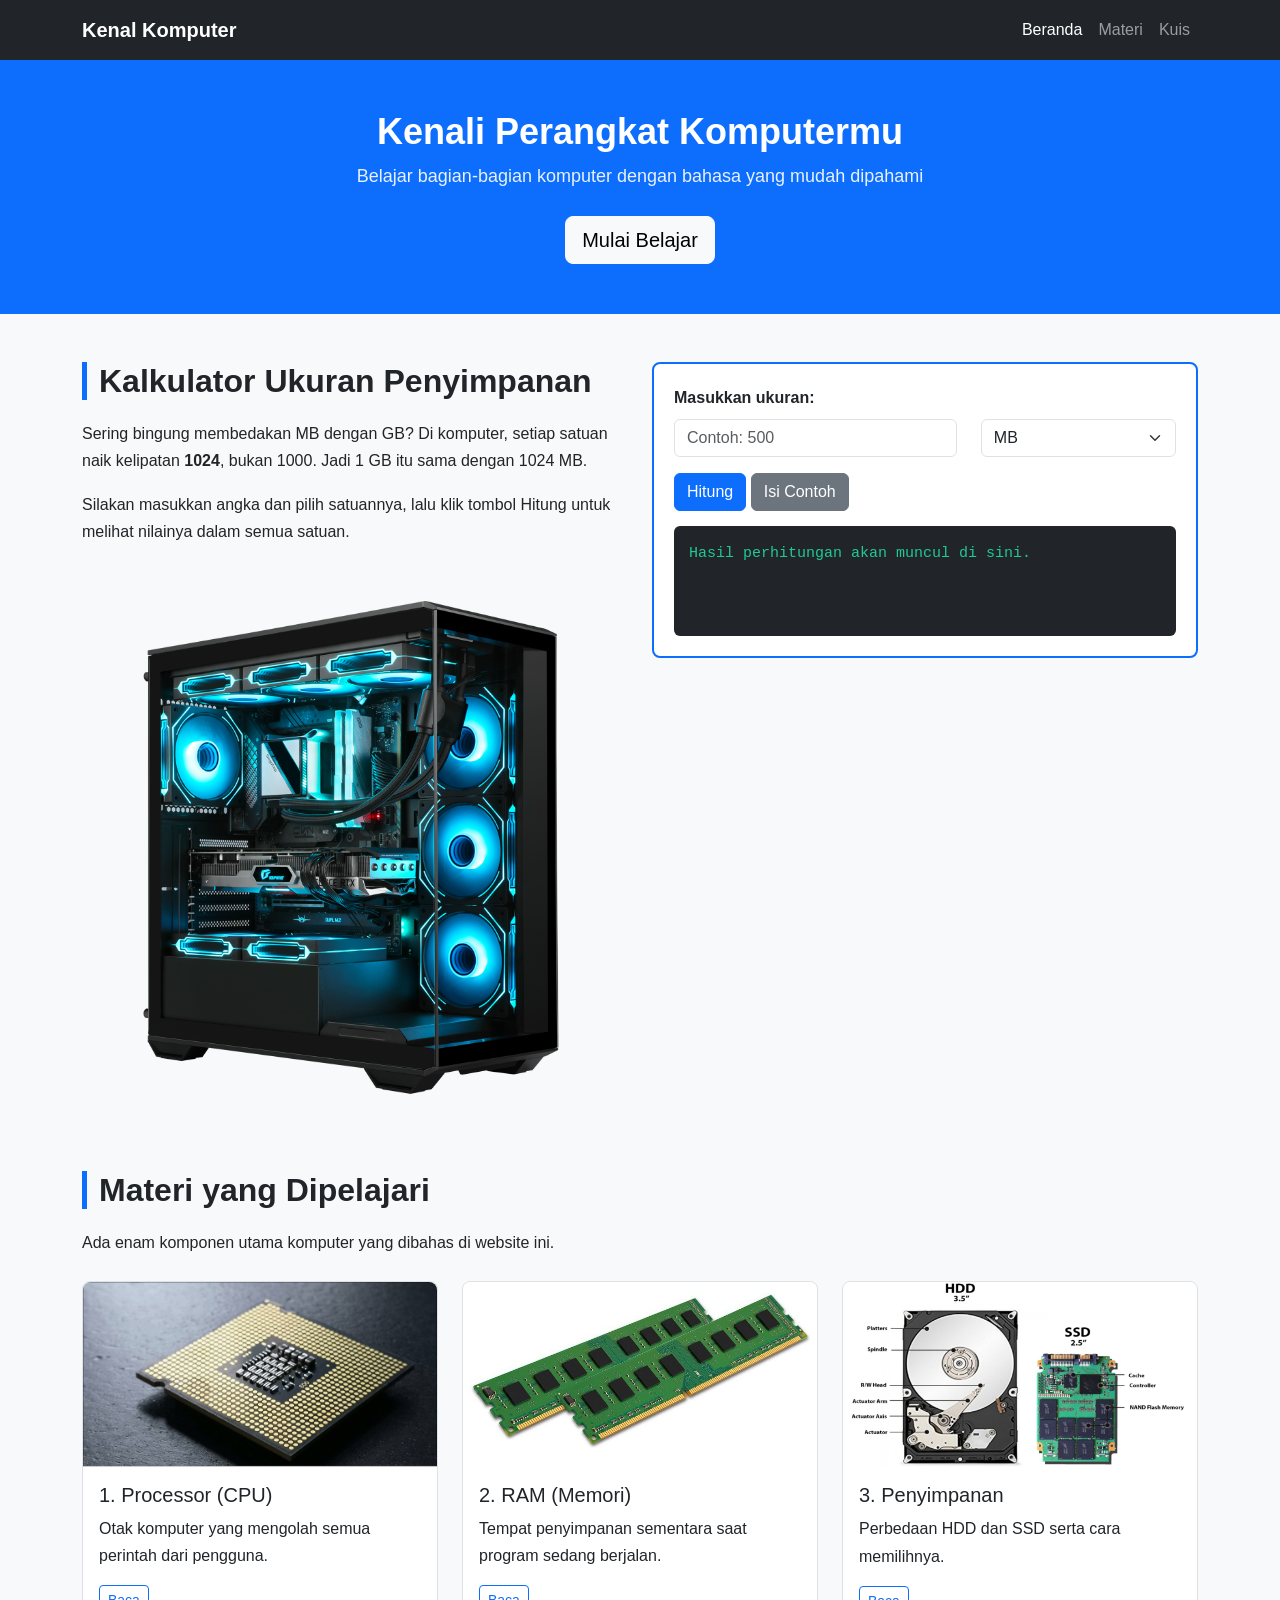
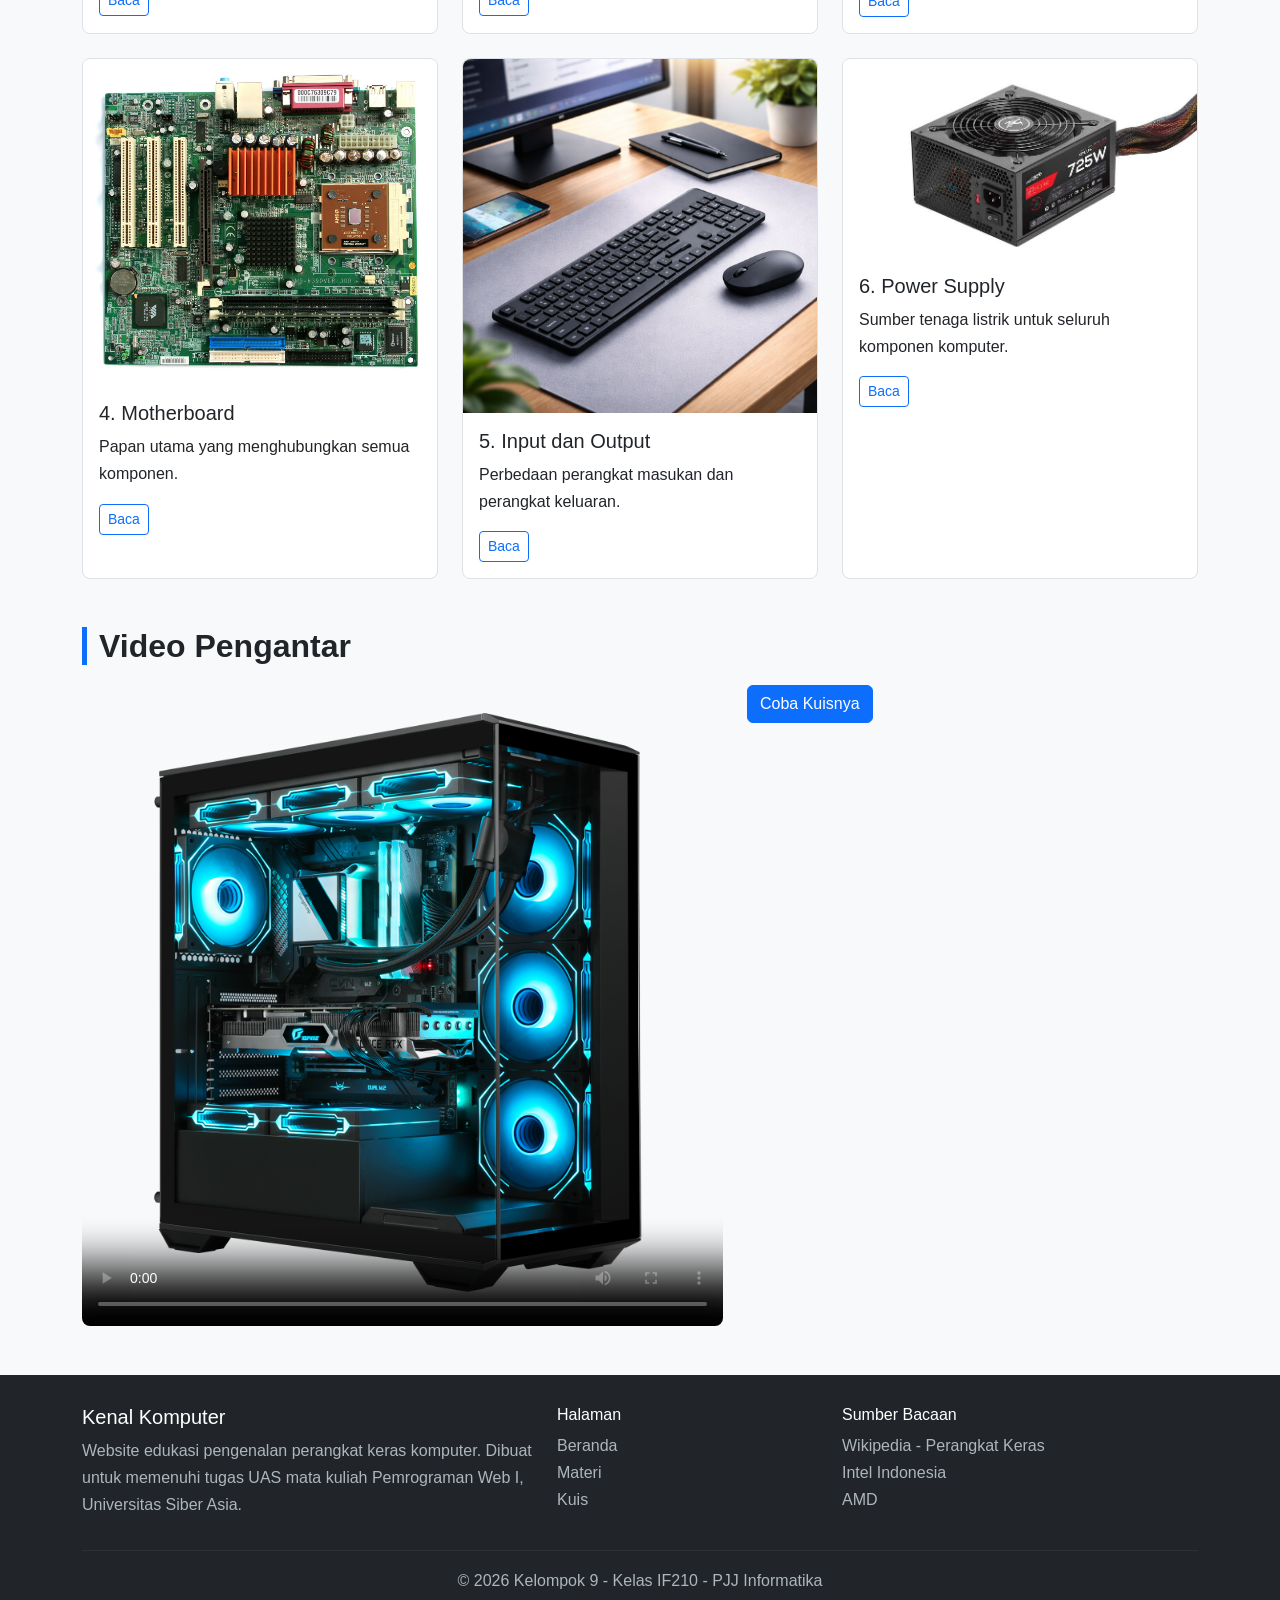
<file: index.html>
<!DOCTYPE html>
<html lang="id">
<head>
  <meta charset="UTF-8">
  <meta name="viewport" content="width=device-width, initial-scale=1">
  <title>Beranda - Kenal Komputer</title>

  <!-- Bootstrap 5 dari CDN -->
  <link href="https://cdn.jsdelivr.net/npm/bootstrap@5.3.3/dist/css/bootstrap.min.css" rel="stylesheet">

  <!-- CSS buatan sendiri -->
  <link rel="stylesheet" href="css/style.css">
</head>
<body onload="tulisTahun()">

<!-- ===== MENU NAVIGASI ===== -->
<nav class="navbar navbar-expand-lg navbar-dark bg-dark">
  <div class="container">
    <a class="navbar-brand" href="index.html"><b>Kenal Komputer</b></a>
    <button class="navbar-toggler" type="button" data-bs-toggle="collapse" data-bs-target="#menu">
      <span class="navbar-toggler-icon"></span>
    </button>
    <div class="collapse navbar-collapse" id="menu">
      <ul class="navbar-nav ms-auto">
        <li class="nav-item"><a class="nav-link active" href="index.html">Beranda</a></li>
        <li class="nav-item"><a class="nav-link" href="materi.html">Materi</a></li>
        <li class="nav-item"><a class="nav-link" href="kuis.html">Kuis</a></li>
      </ul>
    </div>
  </div>
</nav>

<!-- ===== BANNER ===== -->
<div class="banner">
  <div class="container">
    <h1>Kenali Perangkat Komputermu</h1>
    <p>Belajar bagian-bagian komputer dengan bahasa yang mudah dipahami</p>
    <a href="materi.html" class="btn btn-light btn-lg mt-2">Mulai Belajar</a>
  </div>
</div>

<!-- ===== KALKULATOR UKURAN ===== -->
<div class="container mt-5">
  <div class="row">
    <div class="col-md-6">
      <h2 class="judul-bagian">Kalkulator Ukuran Penyimpanan</h2>
      <p>Sering bingung membedakan MB dengan GB? Di komputer, setiap satuan naik
      kelipatan <b>1024</b>, bukan 1000. Jadi 1 GB itu sama dengan 1024 MB.</p>
      <p>Silakan masukkan angka dan pilih satuannya, lalu klik tombol Hitung untuk
      melihat nilainya dalam semua satuan.</p>
      <img src="gambar/banner.jpg" alt="Gambar komputer" class="img-fluid rounded mt-3">
    </div>

    <div class="col-md-6">
      <div class="kotak-kalkulator">
        <label for="input-angka"><b>Masukkan ukuran:</b></label>
        <div class="row mt-2">
          <div class="col-7">
            <input type="number" class="form-control" id="input-angka" placeholder="Contoh: 500">
          </div>
          <div class="col-5">
            <select class="form-select" id="input-satuan">
              <option value="byte">Byte</option>
              <option value="kb">KB</option>
              <option value="mb" selected>MB</option>
              <option value="gb">GB</option>
              <option value="tb">TB</option>
            </select>
          </div>
        </div>

        <button class="btn btn-primary mt-3" onclick="hitungUkuran()">Hitung</button>
        <button class="btn btn-secondary mt-3" onclick="isiContoh()">Isi Contoh</button>

        <div class="kotak-hasil" id="kotak-hasil">
          Hasil perhitungan akan muncul di sini.
        </div>
      </div>
    </div>
  </div>
</div>

<!-- ===== DAFTAR MATERI ===== -->
<div class="container mt-5">
  <h2 class="judul-bagian">Materi yang Dipelajari</h2>
  <p>Ada enam komponen utama komputer yang dibahas di website ini.</p>

  <div class="row mt-4">
    <div class="col-md-4 mb-4">
      <div class="kartu">
        <img src="gambar/CPU.jpg" alt="Gambar processor">
        <div class="p-3">
          <h5>1. Processor (CPU)</h5>
          <p>Otak komputer yang mengolah semua perintah dari pengguna.</p>
          <a href="materi.html#m1" class="btn btn-outline-primary btn-sm">Baca</a>
        </div>
      </div>
    </div>

    <div class="col-md-4 mb-4">
      <div class="kartu">
        <img src="gambar/ram.jpg" alt="Gambar RAM">
        <div class="p-3">
          <h5>2. RAM (Memori)</h5>
          <p>Tempat penyimpanan sementara saat program sedang berjalan.</p>
          <a href="materi.html#m2" class="btn btn-outline-primary btn-sm">Baca</a>
        </div>
      </div>
    </div>

    <div class="col-md-4 mb-4">
      <div class="kartu">
        <img src="gambar/penyimpanan.jpg" alt="Gambar HDD dan SSD">
        <div class="p-3">
          <h5>3. Penyimpanan</h5>
          <p>Perbedaan HDD dan SSD serta cara memilihnya.</p>
          <a href="materi.html#m3" class="btn btn-outline-primary btn-sm">Baca</a>
        </div>
      </div>
    </div>

    <div class="col-md-4 mb-4">
      <div class="kartu">
        <img src="gambar/motherboard.jpg" alt="Gambar motherboard">
        <div class="p-3">
          <h5>4. Motherboard</h5>
          <p>Papan utama yang menghubungkan semua komponen.</p>
          <a href="materi.html#m4" class="btn btn-outline-primary btn-sm">Baca</a>
        </div>
      </div>
    </div>

    <div class="col-md-4 mb-4">
      <div class="kartu">
        <img src="gambar/io.jpg" alt="Gambar monitor dan keyboard">
        <div class="p-3">
          <h5>5. Input dan Output</h5>
          <p>Perbedaan perangkat masukan dan perangkat keluaran.</p>
          <a href="materi.html#m5" class="btn btn-outline-primary btn-sm">Baca</a>
        </div>
      </div>
    </div>

    <div class="col-md-4 mb-4">
      <div class="kartu">
        <img src="gambar/psu.jpg" alt="Gambar power supply">
        <div class="p-3">
          <h5>6. Power Supply</h5>
          <p>Sumber tenaga listrik untuk seluruh komponen komputer.</p>
          <a href="materi.html#m6" class="btn btn-outline-primary btn-sm">Baca</a>
        </div>
      </div>
    </div>
  </div>
</div>

<!-- ===== VIDEO ===== -->
<div class="container mt-4">
  <h2 class="judul-bagian">Video Pengantar</h2>
  <div class="row">
    <div class="col-md-7">
      <video controls poster="gambar/banner.jpg">
        <source src="media/pengantar.mp4" type="video/mp4">
        Browser kamu tidak mendukung video.
      </video>
    </div>
    <div class="col-md-5">  
      <a href="kuis.html" class="btn btn-primary">Coba Kuisnya</a>
    </div>
  </div>
</div>


<!-- ===== FOOTER ===== -->
<footer>
  <div class="container">
    <div class="row">
      <div class="col-md-5">
        <h5 class="text-white">Kenal Komputer</h5>
        <p>Website edukasi pengenalan perangkat keras komputer. Dibuat untuk memenuhi
        tugas UAS mata kuliah Pemrograman Web I, Universitas Siber Asia.</p>
      </div>
      <div class="col-md-3">
        <h6 class="text-white">Halaman</h6>
        <ul class="list-unstyled">
          <li><a href="index.html">Beranda</a></li>
          <li><a href="materi.html">Materi</a></li>
          <li><a href="kuis.html">Kuis</a></li>
        </ul>
      </div>
      <div class="col-md-4">
        <h6 class="text-white">Sumber Bacaan</h6>
        <ul class="list-unstyled">
          <li><a href="https://id.wikipedia.org/wiki/Perangkat_keras" target="_blank">Wikipedia - Perangkat Keras</a></li>
          <li><a href="https://www.intel.co.id" target="_blank">Intel Indonesia</a></li>
          <li><a href="https://www.amd.com" target="_blank">AMD</a></li>
        </ul>
      </div>
    </div>
    <hr style="border-color:#495057">
    <p class="text-center mb-0">&copy; <span id="tahun"></span> Kelompok 9 - Kelas IF210 - PJJ Informatika</p>
  </div>
</footer>

<script src="https://cdn.jsdelivr.net/npm/bootstrap@5.3.3/dist/js/bootstrap.bundle.min.js"></script>
<script src="js/script.js"></script>
</body>
</html>
</file>
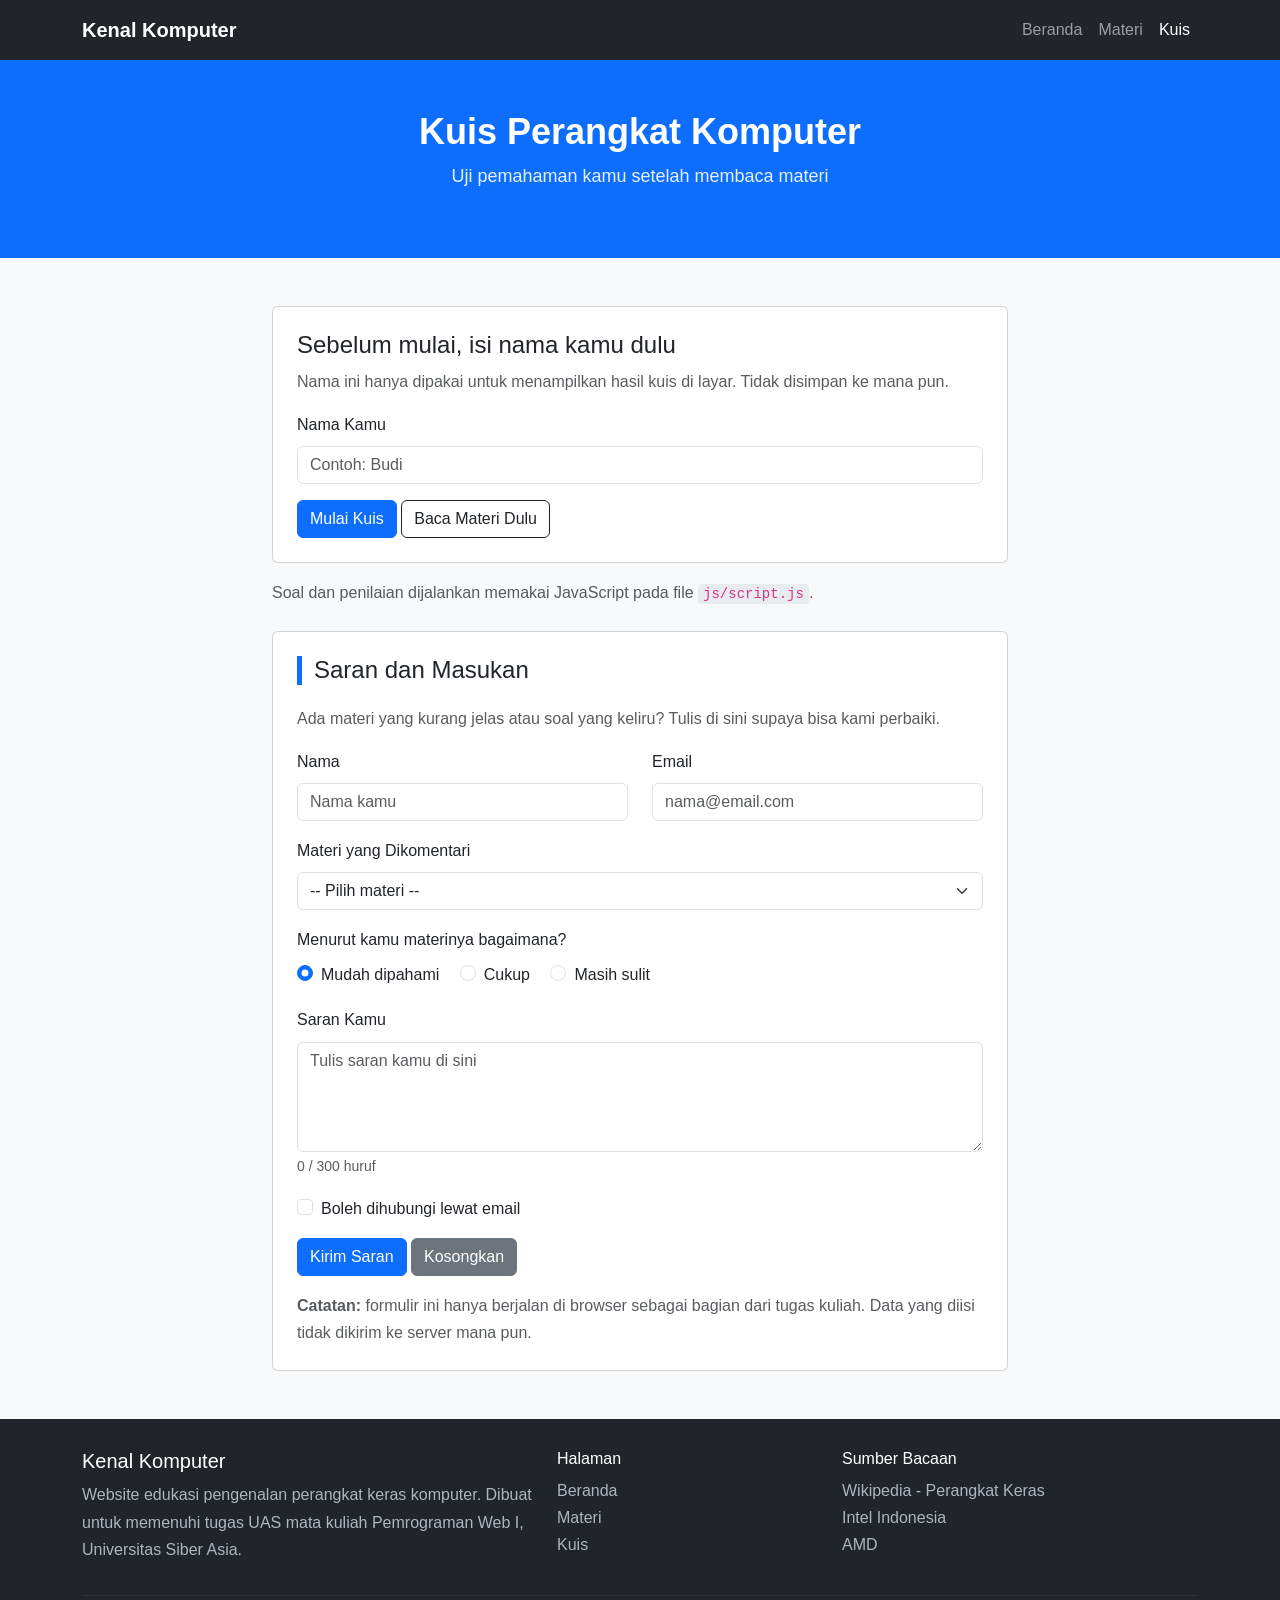
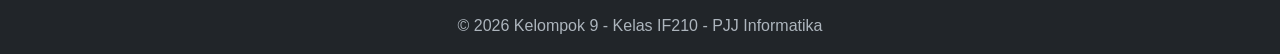
<file: kuis.html>
<!DOCTYPE html>
<html lang="id">
<head>
  <meta charset="UTF-8">
  <meta name="viewport" content="width=device-width, initial-scale=1">
  <title>Kuis - Kenal Komputer</title>

  <!-- Bootstrap 5 dari CDN -->
  <link href="https://cdn.jsdelivr.net/npm/bootstrap@5.3.3/dist/css/bootstrap.min.css" rel="stylesheet">

  <!-- CSS buatan sendiri -->
  <link rel="stylesheet" href="css/style.css">
</head>
<body onload="tulisTahun()">

<!-- ===== MENU NAVIGASI ===== -->
<nav class="navbar navbar-expand-lg navbar-dark bg-dark">
  <div class="container">
    <a class="navbar-brand" href="index.html"><b>Kenal Komputer</b></a>
    <button class="navbar-toggler" type="button" data-bs-toggle="collapse" data-bs-target="#menu">
      <span class="navbar-toggler-icon"></span>
    </button>
    <div class="collapse navbar-collapse" id="menu">
      <ul class="navbar-nav ms-auto">
        <li class="nav-item"><a class="nav-link" href="index.html">Beranda</a></li>
        <li class="nav-item"><a class="nav-link" href="materi.html">Materi</a></li>
        <li class="nav-item"><a class="nav-link active" href="kuis.html">Kuis</a></li>
      </ul>
    </div>
  </div>
</nav>

<div class="banner">
  <div class="container">
    <h1>Kuis Perangkat Komputer</h1>
    <p>Uji pemahaman kamu setelah membaca materi</p>
  </div>
</div>

<div class="container mt-5 mb-5">
  <div class="row justify-content-center">
    <div class="col-md-8">

      <!-- ===== ISI NAMA DULU (FORM) ===== -->
      <div id="bagian-mulai" class="card p-4">
        <h4>Sebelum mulai, isi nama kamu dulu</h4>
        <p class="text-muted">Nama ini hanya dipakai untuk menampilkan hasil kuis di layar.
        Tidak disimpan ke mana pun.</p>

        <div id="pesan-nama"></div>

        <form onsubmit="return mulaiKuis()">
          <div class="mb-3">
            <label for="nama" class="form-label">Nama Kamu</label>
            <input type="text" class="form-control" id="nama" placeholder="Contoh: Budi">
          </div>
          <button type="submit" class="btn btn-primary">Mulai Kuis</button>
          <a href="materi.html" class="btn btn-outline-dark">Baca Materi Dulu</a>
        </form>
      </div>

      <!-- ===== BAGIAN SOAL ===== -->
      <div id="bagian-soal" class="card p-4" style="display:none">
        <p class="text-muted" id="nomor-soal">Soal 1 dari 5</p>
        <h4 id="teks-soal">Memuat soal...</h4>
        <div id="kotak-pilihan" class="mt-3"></div>
        <div class="alert alert-info mt-3" id="kotak-alasan" style="display:none"></div>
        <button class="btn btn-primary mt-2" id="tombol-lanjut" onclick="lanjut()" style="display:none">
          Soal Berikutnya
        </button>
      </div>

      <!-- ===== BAGIAN HASIL ===== -->
      <div id="bagian-hasil" class="card p-4 text-center" style="display:none">
        <p class="text-muted">Hasil Akhir untuk <b id="nama-peserta"></b></p>
        <h1 class="display-3" id="nilai-akhir">0 / 5</h1>
        <p id="pesan-hasil"></p>
        <div>
          <button class="btn btn-primary" onclick="ulangKuis()">Coba Lagi</button>
          <a href="materi.html" class="btn btn-outline-dark">Baca Materi</a>
        </div>
      </div>

      <p class="text-muted mt-3">
        Soal dan penilaian dijalankan memakai JavaScript pada file
        <code>js/script.js</code>.
      </p>

      <!-- ===== FORM SARAN ===== -->
      <div class="card p-4 mt-4">
        <h4 class="judul-bagian">Saran dan Masukan</h4>
        <p class="text-muted">Ada materi yang kurang jelas atau soal yang keliru?
        Tulis di sini supaya bisa kami perbaiki.</p>

        <div id="hasil-saran"></div>

        <form id="form-saran" onsubmit="return kirimSaran()">
          <div class="row">
            <div class="col-md-6 mb-3">
              <label for="pengirim" class="form-label">Nama</label>
              <input type="text" class="form-control" id="pengirim" placeholder="Nama kamu">
            </div>
            <div class="col-md-6 mb-3">
              <label for="email" class="form-label">Email</label>
              <input type="email" class="form-control" id="email" placeholder="nama@email.com">
            </div>
          </div>

          <div class="mb-3">
            <label for="bagian-materi" class="form-label">Materi yang Dikomentari</label>
            <select class="form-select" id="bagian-materi">
              <option value="">-- Pilih materi --</option>
              <option value="cpu">Processor (CPU)</option>
              <option value="ram">RAM (Memori)</option>
              <option value="simpan">Media Penyimpanan</option>
              <option value="mobo">Motherboard</option>
              <option value="io">Input dan Output</option>
              <option value="psu">Power Supply</option>
              <option value="kuis">Soal Kuis</option>
            </select>
          </div>

          <div class="mb-3">
            <label class="form-label">Menurut kamu materinya bagaimana?</label><br>
            <div class="form-check form-check-inline">
              <input class="form-check-input" type="radio" name="nilai" id="n1" checked>
              <label class="form-check-label" for="n1">Mudah dipahami</label>
            </div>
            <div class="form-check form-check-inline">
              <input class="form-check-input" type="radio" name="nilai" id="n2">
              <label class="form-check-label" for="n2">Cukup</label>
            </div>
            <div class="form-check form-check-inline">
              <input class="form-check-input" type="radio" name="nilai" id="n3">
              <label class="form-check-label" for="n3">Masih sulit</label>
            </div>
          </div>

          <div class="mb-3">
            <label for="saran" class="form-label">Saran Kamu</label>
            <textarea class="form-control" id="saran" rows="4" maxlength="300"
                      onkeyup="hitungHuruf()" placeholder="Tulis saran kamu di sini"></textarea>
            <small class="text-muted" id="jumlah-huruf">0 / 300 huruf</small>
          </div>

          <div class="mb-3 form-check">
            <input type="checkbox" class="form-check-input" id="setuju">
            <label class="form-check-label" for="setuju">Boleh dihubungi lewat email</label>
          </div>

          <button type="submit" class="btn btn-primary">Kirim Saran</button>
          <button type="reset" class="btn btn-secondary">Kosongkan</button>
        </form>

        <p class="text-muted mt-3 mb-0"><b>Catatan:</b> formulir ini hanya berjalan di
        browser sebagai bagian dari tugas kuliah. Data yang diisi tidak dikirim ke
        server mana pun.</p>
      </div>

    </div>
  </div>
</div>


<!-- ===== FOOTER ===== -->
<footer>
  <div class="container">
    <div class="row">
      <div class="col-md-5">
        <h5 class="text-white">Kenal Komputer</h5>
        <p>Website edukasi pengenalan perangkat keras komputer. Dibuat untuk memenuhi
        tugas UAS mata kuliah Pemrograman Web I, Universitas Siber Asia.</p>
      </div>
      <div class="col-md-3">
        <h6 class="text-white">Halaman</h6>
        <ul class="list-unstyled">
          <li><a href="index.html">Beranda</a></li>
          <li><a href="materi.html">Materi</a></li>
          <li><a href="kuis.html">Kuis</a></li>
        </ul>
      </div>
      <div class="col-md-4">
        <h6 class="text-white">Sumber Bacaan</h6>
        <ul class="list-unstyled">
          <li><a href="https://id.wikipedia.org/wiki/Perangkat_keras" target="_blank">Wikipedia - Perangkat Keras</a></li>
          <li><a href="https://www.intel.co.id" target="_blank">Intel Indonesia</a></li>
          <li><a href="https://www.amd.com" target="_blank">AMD</a></li>
        </ul>
      </div>
    </div>
    <hr style="border-color:#495057">
    <p class="text-center mb-0">&copy; <span id="tahun"></span> Kelompok 9 - Kelas IF210 - PJJ Informatika</p>
  </div>
</footer>

<script src="https://cdn.jsdelivr.net/npm/bootstrap@5.3.3/dist/js/bootstrap.bundle.min.js"></script>
<script src="js/script.js"></script>
</body>
</html>
</file>
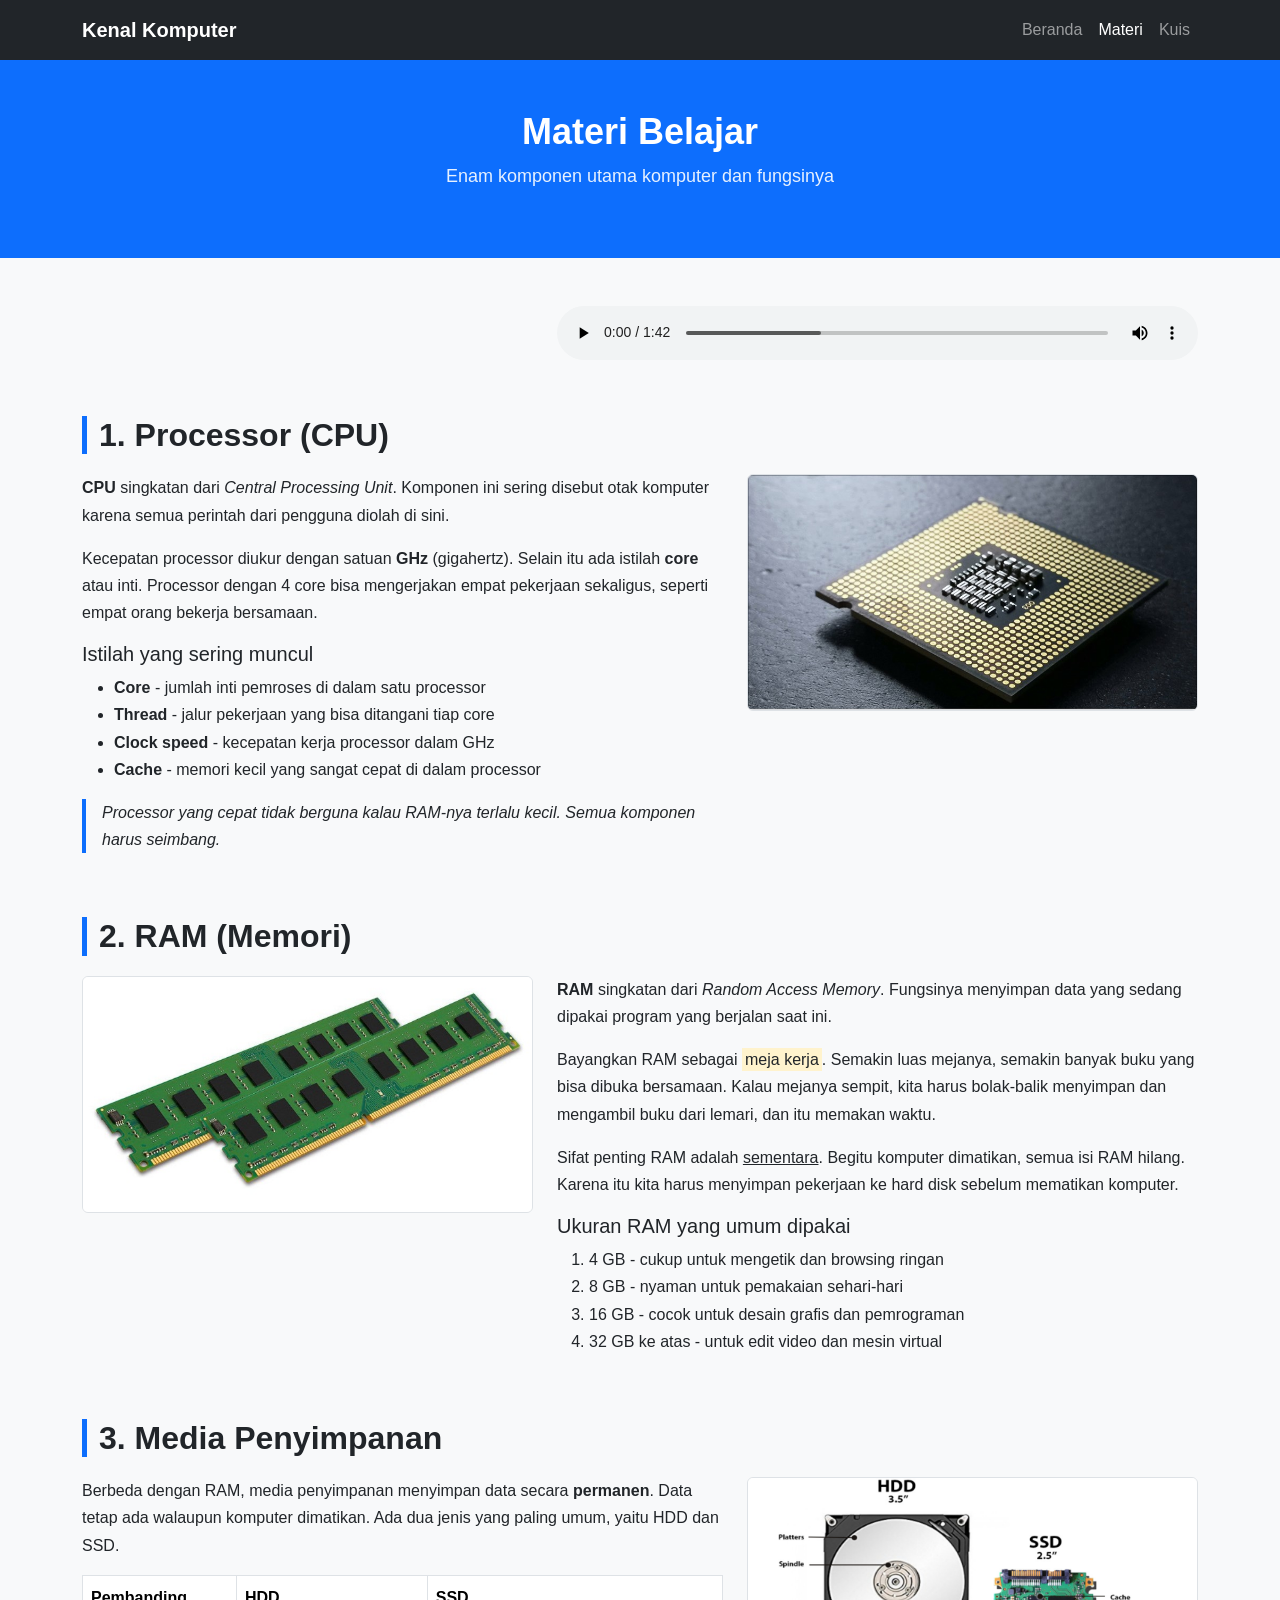
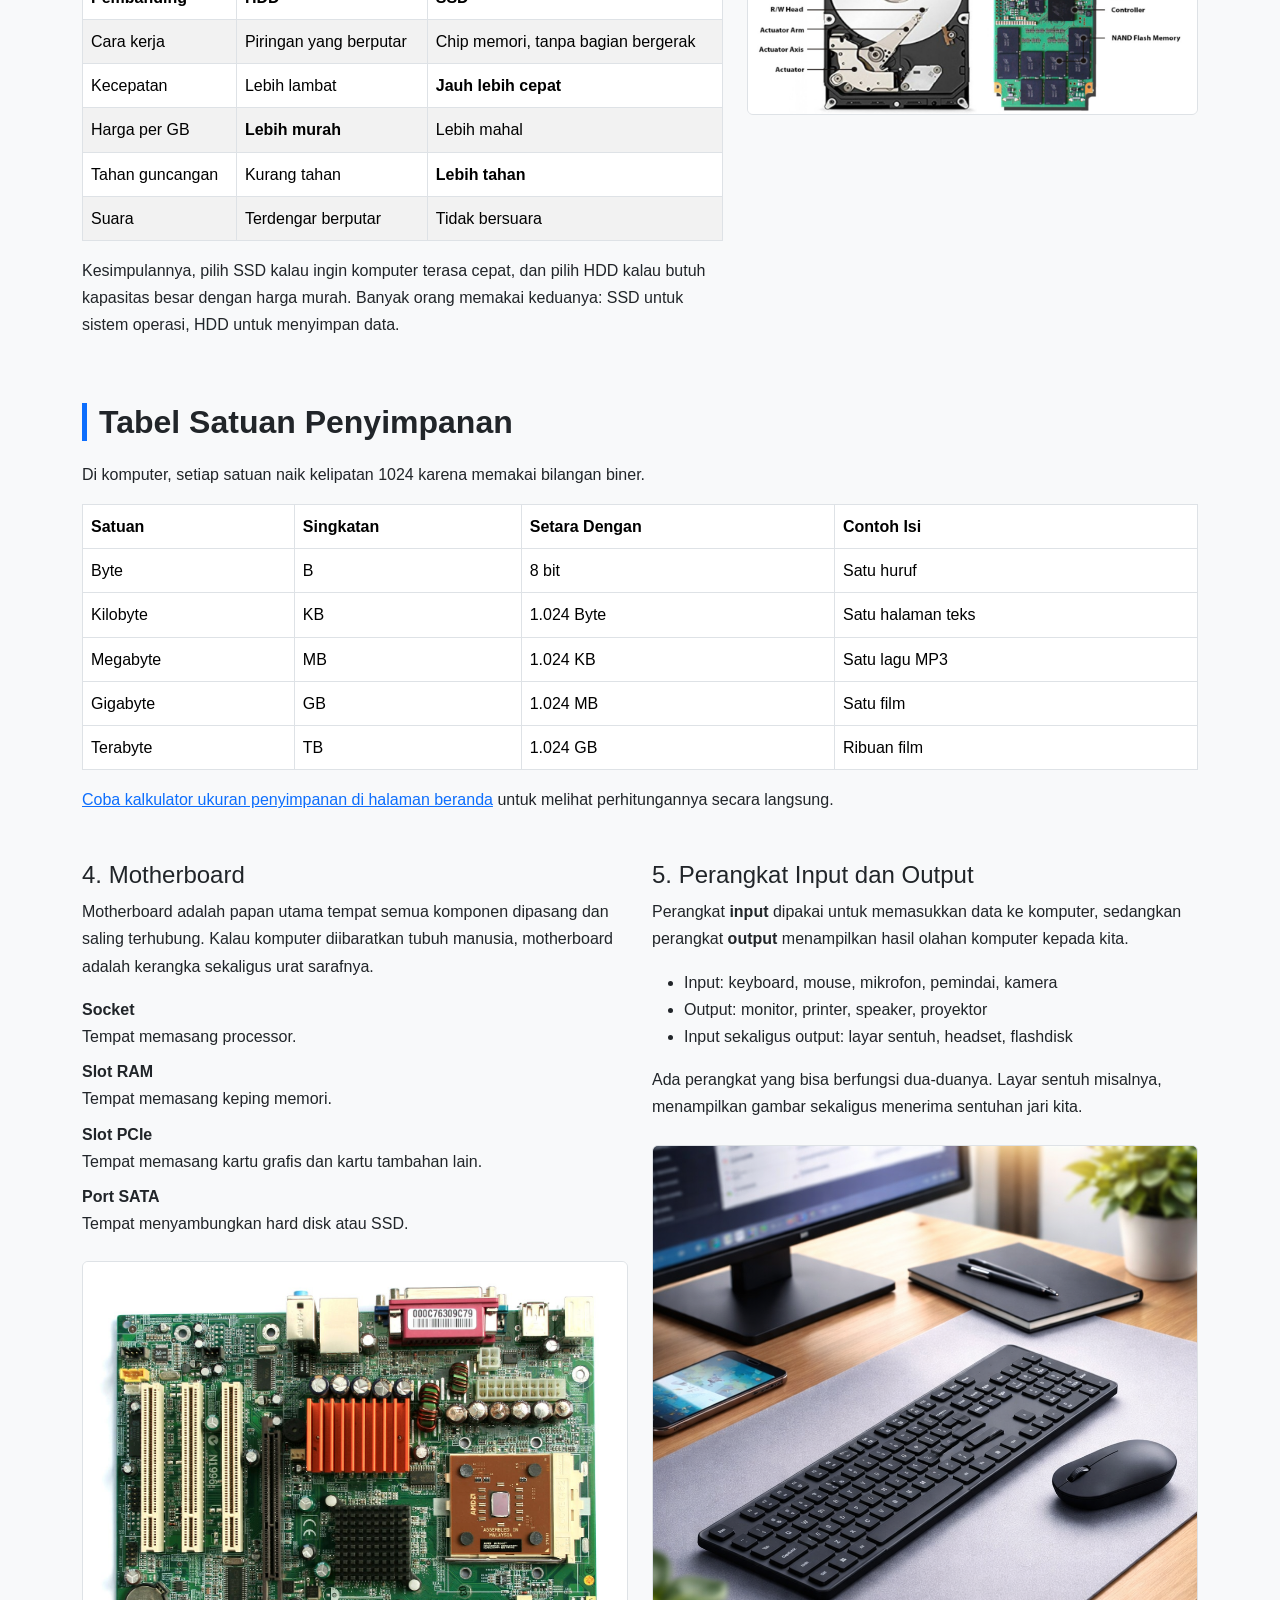
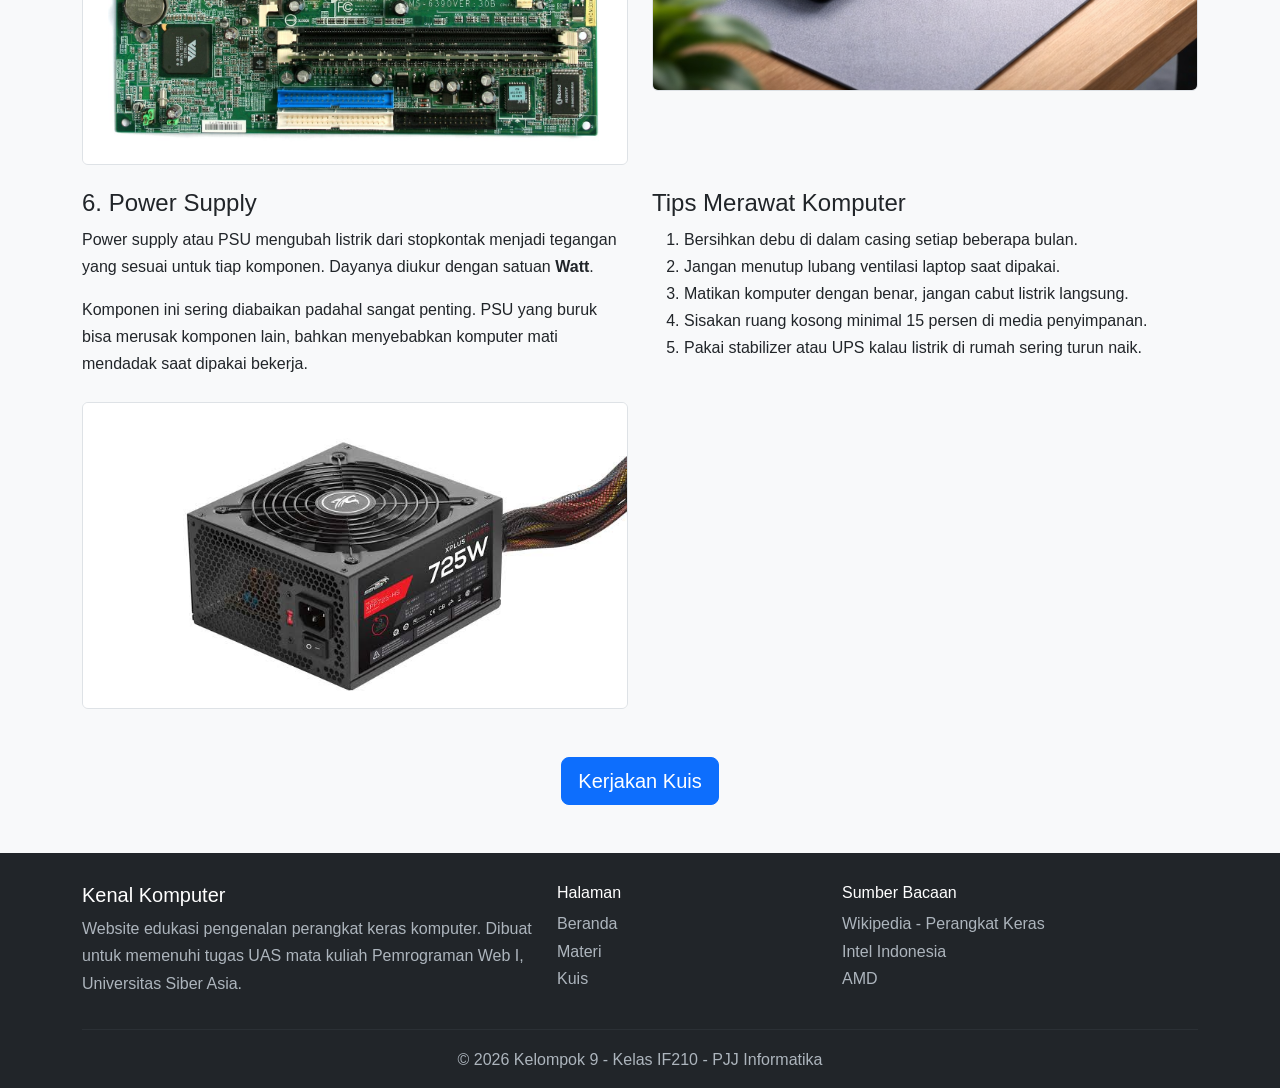
<file: materi.html>
<!DOCTYPE html>
<html lang="id">
<head>
  <meta charset="UTF-8">
  <meta name="viewport" content="width=device-width, initial-scale=1">
  <title>Materi - Kenal Komputer</title>

  <!-- Bootstrap 5 dari CDN -->
  <link href="https://cdn.jsdelivr.net/npm/bootstrap@5.3.3/dist/css/bootstrap.min.css" rel="stylesheet">

  <!-- CSS buatan sendiri -->
  <link rel="stylesheet" href="css/style.css">
</head>
<body onload="tulisTahun()">

<!-- ===== MENU NAVIGASI ===== -->
<nav class="navbar navbar-expand-lg navbar-dark bg-dark">
  <div class="container">
    <a class="navbar-brand" href="index.html"><b>Kenal Komputer</b></a>
    <button class="navbar-toggler" type="button" data-bs-toggle="collapse" data-bs-target="#menu">
      <span class="navbar-toggler-icon"></span>
    </button>
    <div class="collapse navbar-collapse" id="menu">
      <ul class="navbar-nav ms-auto">
        <li class="nav-item"><a class="nav-link" href="index.html">Beranda</a></li>
        <li class="nav-item"><a class="nav-link active" href="materi.html">Materi</a></li>
        <li class="nav-item"><a class="nav-link" href="kuis.html">Kuis</a></li>
      </ul>
    </div>
  </div>
</nav>

<div class="banner">
  <div class="container">
    <h1>Materi Belajar</h1>
    <p>Enam komponen utama komputer dan fungsinya</p>
  </div>
</div>

<!-- ===== AUDIO ===== -->
<div class="container mt-5">
  <div class="row">
    <div class="col-md-5">
    </div>
    <div class="col-md-7">
      <audio controls>
        <source src="media/nada-pembuka.mp3" type="audio/mpeg">
      </audio>
    </div>
  </div>
</div>

<!-- ===== MATERI 1 ===== -->
<div class="container mt-5" id="m1">
  <h2 class="judul-bagian">1. Processor (CPU)</h2>
  <div class="row">
    <div class="col-md-7">
      <p><b>CPU</b> singkatan dari <i>Central Processing Unit</i>. Komponen ini sering
      disebut otak komputer karena semua perintah dari pengguna diolah di sini.</p>

      <p>Kecepatan processor diukur dengan satuan <b>GHz</b> (gigahertz). Selain itu ada
      istilah <b>core</b> atau inti. Processor dengan 4 core bisa mengerjakan
      empat pekerjaan sekaligus, seperti empat orang bekerja bersamaan.</p>

      <h5>Istilah yang sering muncul</h5>
      <ul>
        <li><b>Core</b> - jumlah inti pemroses di dalam satu processor</li>
        <li><b>Thread</b> - jalur pekerjaan yang bisa ditangani tiap core</li>
        <li><b>Clock speed</b> - kecepatan kerja processor dalam GHz</li>
        <li><b>Cache</b> - memori kecil yang sangat cepat di dalam processor</li>
      </ul>

      <blockquote class="blockquote border-start border-4 border-primary ps-3">
        <p class="mb-0 fs-6 fst-italic">Processor yang cepat tidak berguna kalau
        RAM-nya terlalu kecil. Semua komponen harus seimbang.</p>
      </blockquote>
    </div>
    <div class="col-md-5">
      <img src="gambar/CPU.jpg" alt="Gambar processor" class="img-fluid rounded border">
    </div>
  </div>
</div>

<!-- ===== MATERI 2 ===== -->
<div class="container mt-5" id="m2">
  <h2 class="judul-bagian">2. RAM (Memori)</h2>
  <div class="row">
    <div class="col-md-5">
      <img src="gambar/ram.jpg" alt="Gambar RAM" class="img-fluid rounded border">
    </div>
    <div class="col-md-7">
      <p><b>RAM</b> singkatan dari <i>Random Access Memory</i>. Fungsinya menyimpan data
      yang sedang dipakai program yang berjalan saat ini.</p>

      <p>Bayangkan RAM sebagai <mark>meja kerja</mark>. Semakin luas mejanya, semakin
      banyak buku yang bisa dibuka bersamaan. Kalau mejanya sempit, kita harus
      bolak-balik menyimpan dan mengambil buku dari lemari, dan itu memakan waktu.</p>

      <p>Sifat penting RAM adalah <u>sementara</u>. Begitu komputer dimatikan, semua isi
      RAM hilang. Karena itu kita harus menyimpan pekerjaan ke hard disk sebelum
      mematikan komputer.</p>

      <h5>Ukuran RAM yang umum dipakai</h5>
      <ol>
        <li>4 GB - cukup untuk mengetik dan browsing ringan</li>
        <li>8 GB - nyaman untuk pemakaian sehari-hari</li>
        <li>16 GB - cocok untuk desain grafis dan pemrograman</li>
        <li>32 GB ke atas - untuk edit video dan mesin virtual</li>
      </ol>
    </div>
  </div>
</div>

<!-- ===== MATERI 3 ===== -->
<div class="container mt-5" id="m3">
  <h2 class="judul-bagian">3. Media Penyimpanan</h2>
  <div class="row">
    <div class="col-md-7">
      <p>Berbeda dengan RAM, media penyimpanan menyimpan data secara <b>permanen</b>.
      Data tetap ada walaupun komputer dimatikan. Ada dua jenis yang paling umum,
      yaitu HDD dan SSD.</p>

      <div class="table-responsive mt-3">
        <table class="table table-bordered table-striped">
          <thead>
            <tr>
              <th>Pembanding</th>
              <th>HDD</th>
              <th>SSD</th>
            </tr>
          </thead>
          <tbody>
            <tr><td>Cara kerja</td><td>Piringan yang berputar</td><td>Chip memori, tanpa bagian bergerak</td></tr>
            <tr><td>Kecepatan</td><td>Lebih lambat</td><td><b>Jauh lebih cepat</b></td></tr>
            <tr><td>Harga per GB</td><td><b>Lebih murah</b></td><td>Lebih mahal</td></tr>
            <tr><td>Tahan guncangan</td><td>Kurang tahan</td><td><b>Lebih tahan</b></td></tr>
            <tr><td>Suara</td><td>Terdengar berputar</td><td>Tidak bersuara</td></tr>
          </tbody>
        </table>
      </div>

      <p>Kesimpulannya, pilih SSD kalau ingin komputer terasa cepat, dan pilih HDD
      kalau butuh kapasitas besar dengan harga murah. Banyak orang memakai keduanya:
      SSD untuk sistem operasi, HDD untuk menyimpan data.</p>
    </div>
    <div class="col-md-5">
      <img src="gambar/penyimpanan.jpg" alt="Gambar HDD dan SSD" class="img-fluid rounded border">
    </div>
  </div>
</div>

<!-- ===== TABEL SATUAN ===== -->
<div class="container mt-5">
  <h2 class="judul-bagian">Tabel Satuan Penyimpanan</h2>
  <p>Di komputer, setiap satuan naik kelipatan 1024 karena memakai bilangan biner.</p>
  <div class="table-responsive">
    <table class="table table-bordered">
      <thead>
        <tr>
          <th>Satuan</th>
          <th>Singkatan</th>
          <th>Setara Dengan</th>
          <th>Contoh Isi</th>
        </tr>
      </thead>
      <tbody>
        <tr><td>Byte</td><td>B</td><td>8 bit</td><td>Satu huruf</td></tr>
        <tr><td>Kilobyte</td><td>KB</td><td>1.024 Byte</td><td>Satu halaman teks</td></tr>
        <tr><td>Megabyte</td><td>MB</td><td>1.024 KB</td><td>Satu lagu MP3</td></tr>
        <tr><td>Gigabyte</td><td>GB</td><td>1.024 MB</td><td>Satu film</td></tr>
        <tr><td>Terabyte</td><td>TB</td><td>1.024 GB</td><td>Ribuan film</td></tr>
      </tbody>
    </table>
  </div>
  <p><a href="index.html">Coba kalkulator ukuran penyimpanan di halaman beranda</a>
  untuk melihat perhitungannya secara langsung.</p>
</div>

<!-- ===== MATERI 4 - 6 ===== -->
<div class="container mt-5">
  <div class="row">
    <div class="col-md-6 mb-4" id="m4">
      <h4>4. Motherboard</h4>
      <p>Motherboard adalah papan utama tempat semua komponen dipasang dan saling
      terhubung. Kalau komputer diibaratkan tubuh manusia, motherboard adalah
      kerangka sekaligus urat sarafnya.</p>
      <dl>
        <dt>Socket</dt>
        <dd>Tempat memasang processor.</dd>
        <dt>Slot RAM</dt>
        <dd>Tempat memasang keping memori.</dd>
        <dt>Slot PCIe</dt>
        <dd>Tempat memasang kartu grafis dan kartu tambahan lain.</dd>
        <dt>Port SATA</dt>
        <dd>Tempat menyambungkan hard disk atau SSD.</dd>
      </dl>
      <img src="gambar/motherboard.jpg" alt="Gambar motherboard" class="img-fluid rounded border mt-2">
    </div>

    <div class="col-md-6 mb-4" id="m5">
      <h4>5. Perangkat Input dan Output</h4>
      <p>Perangkat <b>input</b> dipakai untuk memasukkan data ke komputer, sedangkan
      perangkat <b>output</b> menampilkan hasil olahan komputer kepada kita.</p>
      <ul>
        <li>Input: keyboard, mouse, mikrofon, pemindai, kamera</li>
        <li>Output: monitor, printer, speaker, proyektor</li>
        <li>Input sekaligus output: layar sentuh, headset, flashdisk</li>
      </ul>
      <p>Ada perangkat yang bisa berfungsi dua-duanya. Layar sentuh misalnya,
      menampilkan gambar sekaligus menerima sentuhan jari kita.</p>
      <img src="gambar/io.jpg" alt="Gambar monitor dan keyboard" class="img-fluid rounded border mt-2">
    </div>

    <div class="col-md-6 mb-4" id="m6">
      <h4>6. Power Supply</h4>
      <p>Power supply atau PSU mengubah listrik dari stopkontak menjadi tegangan yang
      sesuai untuk tiap komponen. Dayanya diukur dengan satuan <b>Watt</b>.</p>
      <p>Komponen ini sering diabaikan padahal sangat penting. PSU yang buruk bisa
      merusak komponen lain, bahkan menyebabkan komputer mati mendadak saat dipakai
      bekerja.</p>
      <img src="gambar/psu.jpg" alt="Gambar power supply" class="img-fluid rounded border mt-2">
    </div>

    <div class="col-md-6 mb-4">
      <h4>Tips Merawat Komputer</h4>
      <ol>
        <li>Bersihkan debu di dalam casing setiap beberapa bulan.</li>
        <li>Jangan menutup lubang ventilasi laptop saat dipakai.</li>
        <li>Matikan komputer dengan benar, jangan cabut listrik langsung.</li>
        <li>Sisakan ruang kosong minimal 15 persen di media penyimpanan.</li>
        <li>Pakai stabilizer atau UPS kalau listrik di rumah sering turun naik.</li>
      </ol>
    </div>
  </div>
</div>

<div class="container text-center mt-4 mb-5">
  <a href="kuis.html" class="btn btn-primary btn-lg">Kerjakan Kuis</a>
</div>


<!-- ===== FOOTER ===== -->
<footer>
  <div class="container">
    <div class="row">
      <div class="col-md-5">
        <h5 class="text-white">Kenal Komputer</h5>
        <p>Website edukasi pengenalan perangkat keras komputer. Dibuat untuk memenuhi
        tugas UAS mata kuliah Pemrograman Web I, Universitas Siber Asia.</p>
      </div>
      <div class="col-md-3">
        <h6 class="text-white">Halaman</h6>
        <ul class="list-unstyled">
          <li><a href="index.html">Beranda</a></li>
          <li><a href="materi.html">Materi</a></li>
          <li><a href="kuis.html">Kuis</a></li>
        </ul>
      </div>
      <div class="col-md-4">
        <h6 class="text-white">Sumber Bacaan</h6>
        <ul class="list-unstyled">
          <li><a href="https://id.wikipedia.org/wiki/Perangkat_keras" target="_blank">Wikipedia - Perangkat Keras</a></li>
          <li><a href="https://www.intel.co.id" target="_blank">Intel Indonesia</a></li>
          <li><a href="https://www.amd.com" target="_blank">AMD</a></li>
        </ul>
      </div>
    </div>
    <hr style="border-color:#495057">
    <p class="text-center mb-0">&copy; <span id="tahun"></span> Kelompok 9 - Kelas IF210 - PJJ Informatika</p>
  </div>
</footer>

<script src="https://cdn.jsdelivr.net/npm/bootstrap@5.3.3/dist/js/bootstrap.bundle.min.js"></script>
<script src="js/script.js"></script>
</body>
</html>
</file>
<file: css/style.css>
/* ===================================================
   style.css - CSS buatan sendiri
   Website Edukasi Pengenalan Perangkat Komputer
   UAS Pemrograman Web I - Kelas IF210
   =================================================== */

/* --- pengaturan umum halaman --- */
body {
  font-family: Arial, Helvetica, sans-serif;
  background-color: #f8f9fa;
  color: #212529;
  font-size: 16px;
  line-height: 1.7;
}

h1, h2, h3 {
  font-weight: bold;
  color: #212529;
}

/* --- bagian header / banner atas --- */
.banner {
  background-color: #0d6efd;
  color: #ffffff;
  padding: 50px 0;
  text-align: center;
}

.banner h1 {
  color: #ffffff;
  font-size: 36px;
}

.banner p {
  font-size: 18px;
  color: #e7f1ff;
}

/* --- judul tiap bagian --- */
.judul-bagian {
  border-left: 5px solid #0d6efd;
  padding-left: 12px;
  margin-bottom: 20px;
}

/* --- kartu materi --- */
.kartu {
  background-color: #ffffff;
  border: 1px solid #dee2e6;
  border-radius: 8px;
  height: 100%;
}

.kartu:hover {
  border-color: #0d6efd;
}

.kartu img {
  width: 100%;
  border-radius: 8px 8px 0 0;
}

/* --- kotak kalkulator ukuran file --- */
.kotak-kalkulator {
  background-color: #ffffff;
  border: 2px solid #0d6efd;
  border-radius: 8px;
  padding: 20px;
}

/* --- kotak hasil perhitungan --- */
.kotak-hasil {
  background-color: #212529;
  color: #20c997;
  font-family: "Courier New", monospace;
  font-size: 15px;
  border-radius: 6px;
  padding: 15px;
  margin-top: 15px;
  min-height: 110px;
}

.kotak-hasil .label {
  color: #adb5bd;
}

/* --- kode --- */
code {
  background-color: #e9ecef;
  color: #d63384;
  padding: 2px 5px;
  border-radius: 4px;
}

/* --- tabel --- */
table {
  background-color: #ffffff;
}

thead {
  background-color: #212529;
  color: #ffffff;
}

/* --- tombol pilihan pada kuis --- */
.pilihan {
  display: block;
  width: 100%;
  text-align: left;
  background-color: #ffffff;
  border: 1px solid #dee2e6;
  border-radius: 6px;
  padding: 10px 15px;
  margin-bottom: 10px;
}

.pilihan:hover {
  background-color: #e7f1ff;
}

.pilihan.benar {
  background-color: #d1e7dd;
  border-color: #198754;
}

.pilihan.salah {
  background-color: #f8d7da;
  border-color: #dc3545;
}

/* --- video dan audio --- */
video {
  width: 100%;
  border-radius: 8px;
}

audio {
  width: 100%;
}

/* --- footer --- */
footer {
  background-color: #212529;
  color: #adb5bd;
  padding: 30px 0 15px 0;
  margin-top: 40px;
}

footer a {
  color: #adb5bd;
  text-decoration: none;
}

footer a:hover {
  color: #ffffff;
}

/* --- tampilan di layar kecil --- */
@media (max-width: 768px) {
  .banner h1 {
    font-size: 26px;
  }
  .banner {
    padding: 30px 0;
  }
}
</file>
